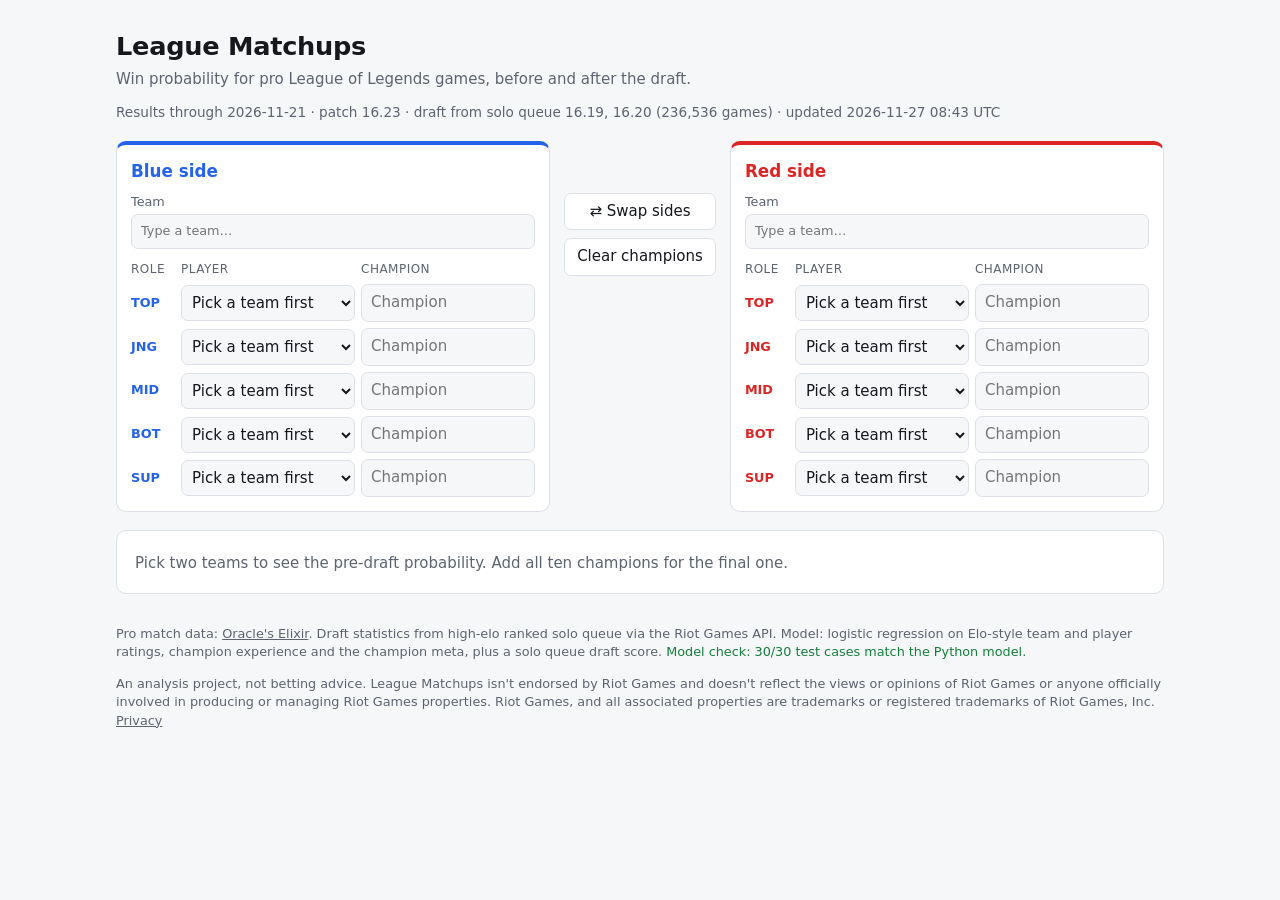
<file: site/index.html>
<!doctype html>
<html lang="en">
<head>
  <meta charset="utf-8">
  <meta name="viewport" content="width=device-width, initial-scale=1">
  <title>League Matchups</title>
  <meta name="description" content="Pre-game win probability for professional League of Legends matches, from team and player ratings, champion experience and the draft.">
  <link rel="icon" type="image/webp" href="web_icon.webp">
  <link rel="stylesheet" href="style.css">
</head>
<body>
  <header class="top">
    <div>
      <h1>League Matchups</h1>
      <p class="sub">Win probability for pro League of Legends games, before and after the draft.</p>
    </div>
    <p class="meta" id="snapshot-info">Loading model…</p>
  </header>

  <main>
    <section class="board" aria-label="Match setup">
      <div class="side blue" id="side-blue"></div>
      <div class="middle">
        <button type="button" id="swap" title="Swap blue and red side">⇄ Swap sides</button>
        <button type="button" id="clear-champs">Clear champions</button>
      </div>
      <div class="side red" id="side-red"></div>
    </section>

    <section class="result" id="result" aria-live="polite">
      <p class="hint">Pick two teams to see the pre-draft probability. Add all ten champions for the final one.</p>
    </section>
  </main>

  <footer>
    <p>
      Pro match data: <a href="https://oracleselixir.com">Oracle's Elixir</a>. Draft statistics from
      high-elo ranked solo queue via the Riot Games API. Model: logistic regression on Elo-style team and
      player ratings, champion experience and the champion meta, plus a solo queue draft score.
      <span id="selftest"></span>
    </p>
    <p>
      An analysis project, not betting advice. League Matchups isn't endorsed by Riot Games and doesn't
      reflect the views or opinions of Riot Games or anyone officially involved in producing or managing
      Riot Games properties. Riot Games, and all associated properties are trademarks or registered
      trademarks of Riot Games, Inc.
      <a href="privacy.html">Privacy</a>
    </p>
  </footer>

  <datalist id="dl-teams"></datalist>
  <datalist id="dl-players"></datalist>
  <datalist id="dl-champs"></datalist>

  <template id="side-template">
    <h2 class="side-title"></h2>
    <label class="team-label">Team
      <input class="team" list="dl-teams" autocomplete="off" spellcheck="false" placeholder="Type a team…">
    </label>
    <p class="team-note"></p>
    <div class="slots">
      <div class="slot-head"><span>Role</span><span>Player</span><span>Champion</span></div>
    </div>
  </template>

  <script src="model.js"></script>
  <script src="app.js"></script>
</body>
</html>
</file>
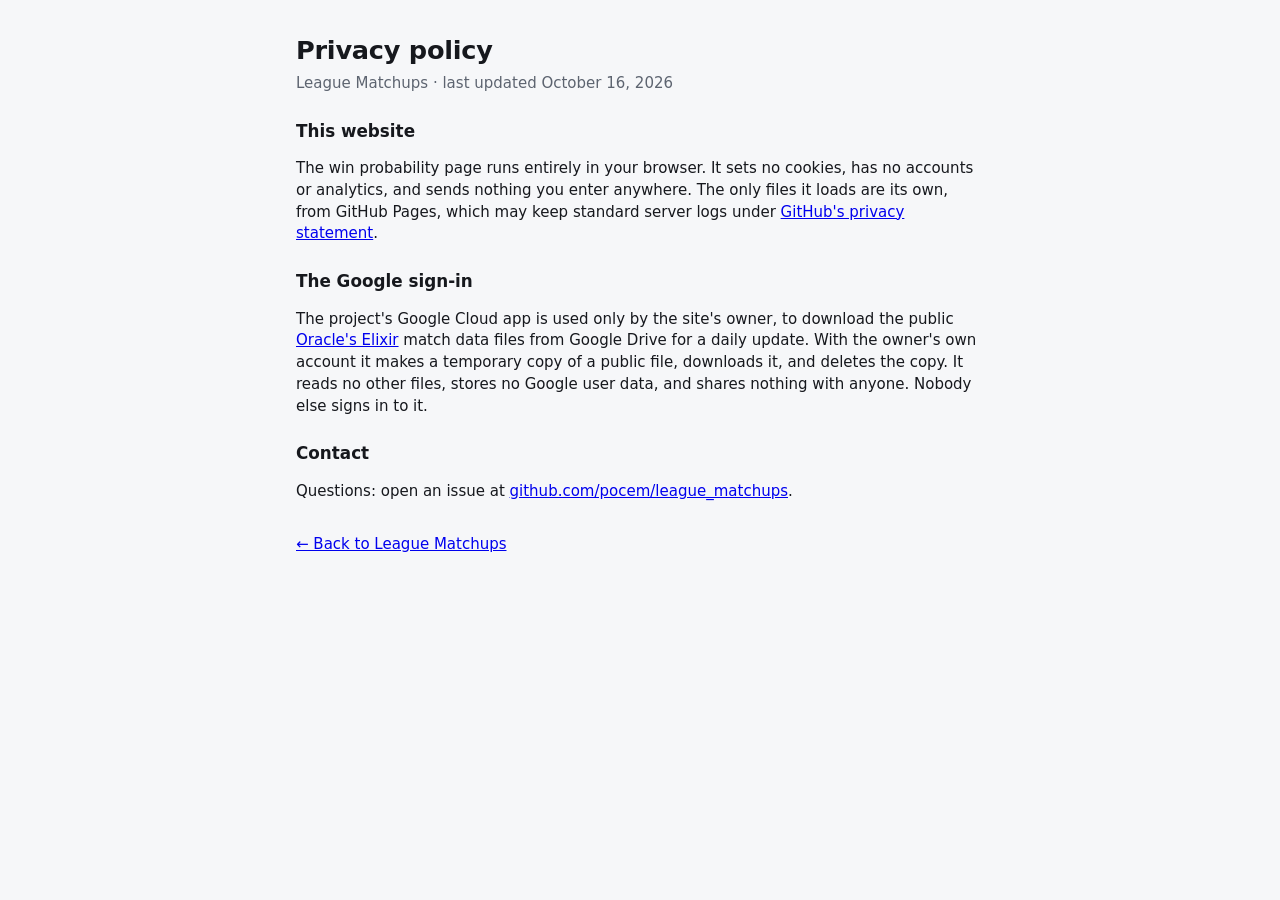
<file: site/privacy.html>
<!doctype html>
<html lang="en">
<head>
  <meta charset="utf-8">
  <meta name="viewport" content="width=device-width, initial-scale=1">
  <title>Privacy · League Matchups</title>
  <link rel="icon" type="image/webp" href="web_icon.webp">
  <link rel="stylesheet" href="style.css">
</head>
<body>
  <main style="max-width: 720px; padding-top: 32px; padding-bottom: 40px">
    <h1>Privacy policy</h1>
    <p class="sub">League Matchups · last updated October 16, 2026</p>

    <h2 style="margin-top: 24px">This website</h2>
    <p>The win probability page runs entirely in your browser. It sets no cookies, has no accounts or
      analytics, and sends nothing you enter anywhere. The only files it loads are its own, from GitHub
      Pages, which may keep standard server logs under
      <a href="https://docs.github.com/en/site-policy/privacy-policies/github-general-privacy-statement">GitHub's privacy statement</a>.</p>

    <h2 style="margin-top: 24px">The Google sign-in</h2>
    <p>The project's Google Cloud app is used only by the site's owner, to download the public
      <a href="https://oracleselixir.com">Oracle's Elixir</a> match data files from Google Drive for a daily
      update. With the owner's own account it makes a temporary copy of a public file, downloads it, and
      deletes the copy. It reads no other files, stores no Google user data, and shares nothing with
      anyone. Nobody else signs in to it.</p>

    <h2 style="margin-top: 24px">Contact</h2>
    <p>Questions: open an issue at <a href="https://github.com/pocem/league_matchups">github.com/pocem/league_matchups</a>.</p>

    <p style="margin-top: 32px"><a href="./">← Back to League Matchups</a></p>
  </main>
</body>
</html>
</file>
<file: site/style.css>
:root {
  --bg: #f6f7f9;
  --panel: #ffffff;
  --text: #16181d;
  --muted: #5d6470;
  --line: #dde1e7;
  --blue: #2563eb;
  --blue-soft: #dbe6fd;
  --red: #dc2626;
  --red-soft: #fbdede;
  --bad: #b42318;
  --ok: #157f3b;
  --radius: 10px;
  color-scheme: light;
}

@media (prefers-color-scheme: dark) {
  :root:not([data-theme="light"]) {
    --bg: #111318;
    --panel: #1a1d24;
    --text: #e8eaee;
    --muted: #9aa2ae;
    --line: #2c313b;
    --blue: #6b9bff;
    --blue-soft: #1d2a47;
    --red: #ff7070;
    --red-soft: #47202a;
    --bad: #ff8a80;
    --ok: #63d48a;
    color-scheme: dark;
  }
}

:root[data-theme="dark"] {
  --bg: #111318;
  --panel: #1a1d24;
  --text: #e8eaee;
  --muted: #9aa2ae;
  --line: #2c313b;
  --blue: #6b9bff;
  --blue-soft: #1d2a47;
  --red: #ff7070;
  --red-soft: #47202a;
  --bad: #ff8a80;
  --ok: #63d48a;
  color-scheme: dark;
}

* { box-sizing: border-box; }

body {
  margin: 0;
  background: var(--bg);
  color: var(--text);
  font: 15px/1.45 system-ui, -apple-system, "Segoe UI", Roboto, sans-serif;
}

header.top, main, footer {
  max-width: 1080px;
  margin: 0 auto;
  padding: 0 16px;
}

header.top {
  display: flex;
  justify-content: space-between;
  align-items: flex-end;
  flex-wrap: wrap;
  gap: 8px 24px;
  padding-top: 28px;
  padding-bottom: 18px;
}

h1 { margin: 0; font-size: 1.6rem; letter-spacing: -0.01em; }
h2 { margin: 0 0 10px; font-size: 1.05rem; }
.sub, .meta, .hint, .team-note { color: var(--muted); margin: 4px 0 0; }
.meta { font-size: 0.85rem; text-align: right; }

.board {
  display: grid;
  grid-template-columns: 1fr auto 1fr;
  gap: 14px;
  align-items: start;
}

.side {
  background: var(--panel);
  border: 1px solid var(--line);
  border-top: 4px solid var(--side-color);
  border-radius: var(--radius);
  padding: 14px;
  min-width: 0;
}
.side.blue { --side-color: var(--blue); --side-soft: var(--blue-soft); }
.side.red { --side-color: var(--red); --side-soft: var(--red-soft); }
.side-title { color: var(--side-color); }

.middle {
  display: flex;
  flex-direction: column;
  gap: 8px;
  padding-top: 52px;
}

label { display: block; font-size: 0.8rem; color: var(--muted); }

input {
  width: 100%;
  margin-top: 3px;
  padding: 7px 9px;
  font: inherit;
  color: var(--text);
  background: var(--bg);
  border: 1px solid var(--line);
  border-radius: 7px;
  min-width: 0;
}
select {
  width: 100%;
  padding: 7px 6px;
  font: inherit;
  color: var(--text);
  background: var(--bg);
  border: 1px solid var(--line);
  border-radius: 7px;
  min-width: 0;
}
input:focus, select:focus { outline: 2px solid var(--side-color, var(--blue)); outline-offset: -1px; }
.player-cell { display: grid; gap: 4px; min-width: 0; }
input.bad { border-color: var(--bad); background: color-mix(in srgb, var(--bad) 8%, var(--bg)); }
input.new { border-style: dashed; }

button {
  font: inherit;
  padding: 7px 12px;
  color: var(--text);
  background: var(--panel);
  border: 1px solid var(--line);
  border-radius: 7px;
  cursor: pointer;
  white-space: nowrap;
}
button:hover { border-color: var(--muted); }

.slots { margin-top: 12px; display: grid; gap: 6px; }
.slot-head, .slot {
  display: grid;
  grid-template-columns: 44px 1fr 1fr;
  gap: 6px;
  align-items: center;
}
.slot-head { font-size: 0.75rem; color: var(--muted); text-transform: uppercase; letter-spacing: 0.04em; }
.slot .role { font-weight: 600; font-size: 0.8rem; color: var(--side-color); text-transform: uppercase; }
.slot input { margin-top: 0; }

.result {
  margin: 18px 0 8px;
  background: var(--panel);
  border: 1px solid var(--line);
  border-radius: var(--radius);
  padding: 18px;
}

.stage { font-size: 0.8rem; text-transform: uppercase; letter-spacing: 0.05em; color: var(--muted); margin: 0 0 10px; }

.score {
  display: flex;
  justify-content: space-between;
  align-items: baseline;
  gap: 12px;
  flex-wrap: wrap;
}
.score .team { font-weight: 600; }
.score .pct { font-size: 2rem; font-weight: 700; font-variant-numeric: tabular-nums; }
.score .blue .pct { color: var(--blue); }
.score .red { text-align: right; }
.score .red .pct { color: var(--red); }
.score .odds { color: var(--muted); font-size: 0.85rem; font-variant-numeric: tabular-nums; }
.score .odds.book { color: var(--text); font-weight: 600; }

.bar {
  display: flex;
  height: 12px;
  border-radius: 6px;
  overflow: hidden;
  margin: 10px 0 4px;
  background: var(--red);
}
.bar > span { background: var(--blue); transition: width 0.25s ease; }
.pre-note { color: var(--muted); font-size: 0.85rem; margin: 6px 0 0; }

.breakdown { margin-top: 18px; display: grid; gap: 5px; }
.breakdown h3 { font-size: 0.85rem; margin: 0 0 4px; color: var(--muted); font-weight: 600; }
.factor {
  display: grid;
  grid-template-columns: 150px 1fr 70px;
  gap: 10px;
  align-items: center;
  font-size: 0.88rem;
}
.factor .track { position: relative; height: 10px; background: var(--bg); border-radius: 5px; }
.factor .track::after { content: ""; position: absolute; left: 50%; top: -3px; bottom: -3px; border-left: 1px solid var(--line); }
.factor .fill { position: absolute; top: 0; bottom: 0; border-radius: 5px; }
.factor .fill.to-blue { background: var(--blue); right: 50%; }
.factor .fill.to-red { background: var(--red); left: 50%; }
.factor .val { text-align: right; font-variant-numeric: tabular-nums; color: var(--muted); }

.warn { color: var(--bad); font-size: 0.85rem; margin: 8px 0 0; }

footer { color: var(--muted); font-size: 0.8rem; padding-top: 10px; padding-bottom: 40px; }
footer a { color: inherit; }
#selftest.ok { color: var(--ok); }
#selftest.fail { color: var(--bad); font-weight: 600; }

@media (max-width: 820px) {
  .board { grid-template-columns: 1fr; }
  .middle { flex-direction: row; padding-top: 0; justify-content: center; }
  .meta { text-align: left; }
  .factor { grid-template-columns: 110px 1fr 56px; }
}
</file>
